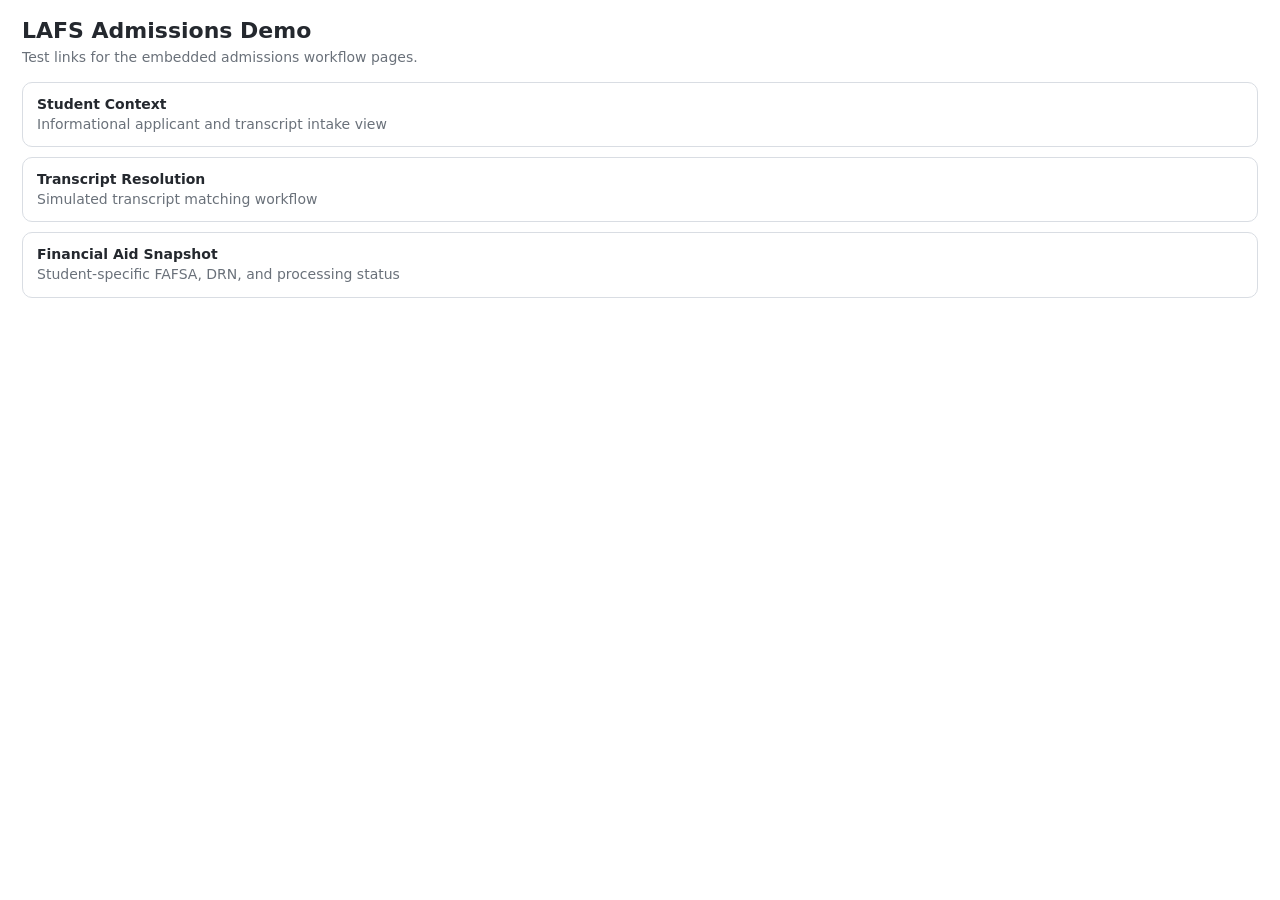
<file: index.html>
<!DOCTYPE html>
<html lang="en">
<head>
  <meta charset="UTF-8" />
  <meta name="viewport" content="width=device-width, initial-scale=1.0" />
  <title>LAFS Admissions Demo</title>
  <link rel="stylesheet" href="styles.css?v=financial1" />
</head>
<body>
  <main class="app">
    <header class="page-header">
      <h1>LAFS Admissions Demo</h1>
      <p>Test links for the embedded admissions workflow pages.</p>
    </header>
    <div class="index-list">
      <a class="index-link" href="student-context.html"><strong>Student Context</strong><br /><span class="subtle">Informational applicant and transcript intake view</span></a>
      <a class="index-link" href="transcript-resolution.html"><strong>Transcript Resolution</strong><br /><span class="subtle">Simulated transcript matching workflow</span></a>
      <a class="index-link" href="financial-aid.html"><strong>Financial Aid Snapshot</strong><br /><span class="subtle">Student-specific FAFSA, DRN, and processing status</span></a>
    </div>
  </main>
</body>
</html>
</file>
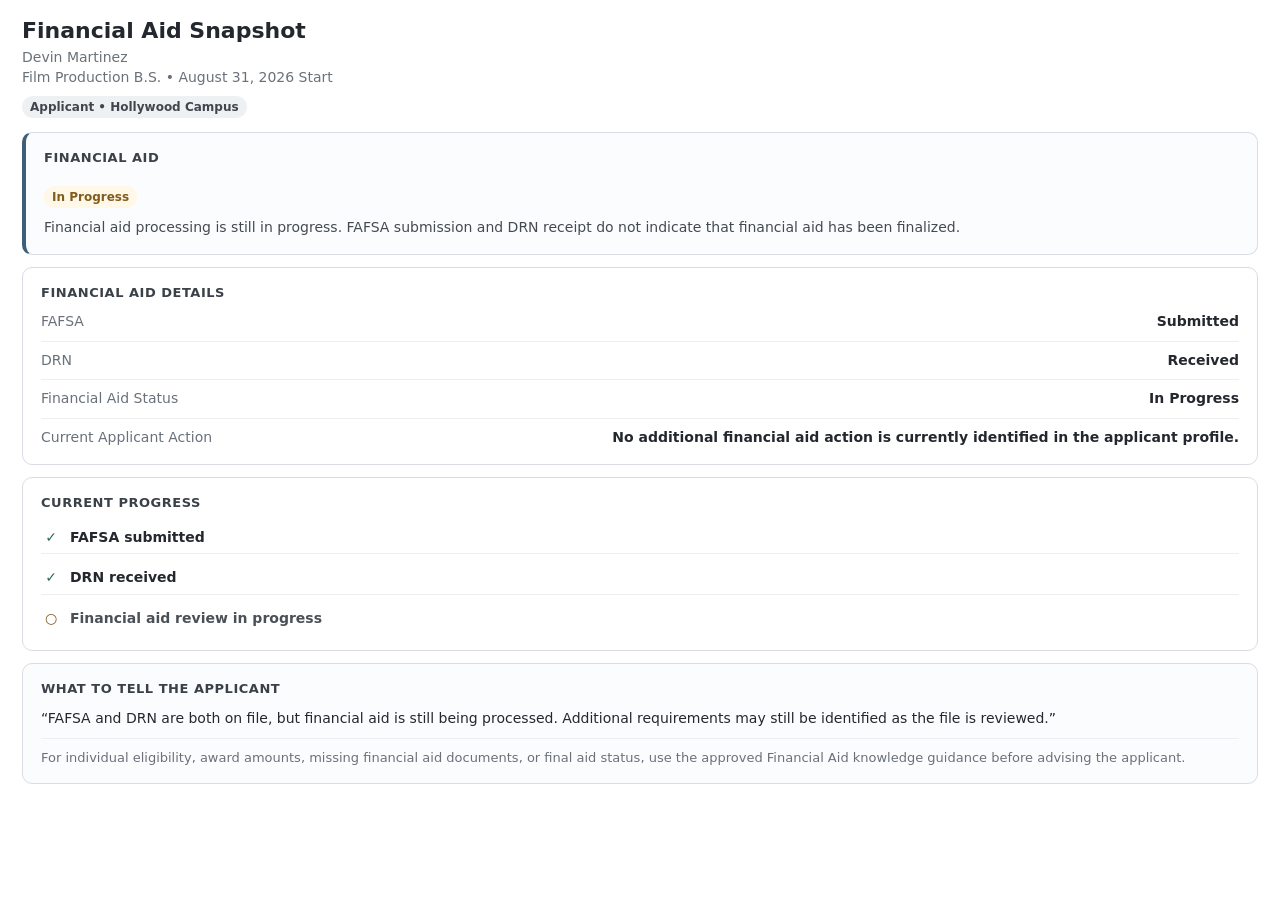
<file: financial-aid.html>
<!DOCTYPE html>
<html lang="en">
<head>
  <meta charset="UTF-8" />
  <meta name="viewport" content="width=device-width, initial-scale=1.0" />
  <title>LAFS Financial Aid Snapshot</title>
  <link rel="stylesheet" href="styles.css?v=financial1" />
</head>
<body>
  <main class="app">
    <header class="page-header">
      <h1>Financial Aid Snapshot</h1>
      <p>Devin Martinez</p>
      <p>Film Production B.S. • August 31, 2026 Start</p>
      <span class="badge">Applicant • Hollywood Campus</span>
    </header>

    <section class="card emphasis">
      <h2>Financial Aid</h2>
      <span class="badge warning">In Progress</span>
      <p class="status-copy">
        Financial aid processing is still in progress. FAFSA submission and DRN receipt do not indicate that financial aid has been finalized.
      </p>
    </section>

    <section class="card">
      <h2>Financial Aid Details</h2>
      <div class="status-list">
        <div class="status-row">
          <span>FAFSA</span>
          <span>Submitted</span>
        </div>
        <div class="status-row">
          <span>DRN</span>
          <span>Received</span>
        </div>
        <div class="status-row">
          <span>Financial Aid Status</span>
          <span>In Progress</span>
        </div>
        <div class="status-row">
          <span>Current Applicant Action</span>
          <span>No additional financial aid action is currently identified in the applicant profile.</span>
        </div>
      </div>
    </section>

    <section class="card">
      <h2>Current Progress</h2>
      <div class="progress-steps" aria-label="Financial aid processing progress">
        <div class="progress-step complete">
          <span class="progress-marker" aria-hidden="true">✓</span>
          <span>FAFSA submitted</span>
        </div>
        <div class="progress-step complete">
          <span class="progress-marker" aria-hidden="true">✓</span>
          <span>DRN received</span>
        </div>
        <div class="progress-step current">
          <span class="progress-marker" aria-hidden="true">○</span>
          <span>Financial aid review in progress</span>
        </div>
      </div>
    </section>

    <section class="card guidance-card">
      <h2>What to tell the applicant</h2>
      <p>
        “FAFSA and DRN are both on file, but financial aid is still being processed. Additional requirements may still be identified as the file is reviewed.”
      </p>
      <p class="guidance-note">
        For individual eligibility, award amounts, missing financial aid documents, or final aid status, use the approved Financial Aid knowledge guidance before advising the applicant.
      </p>
    </section>
  </main>
</body>
</html>
</file>
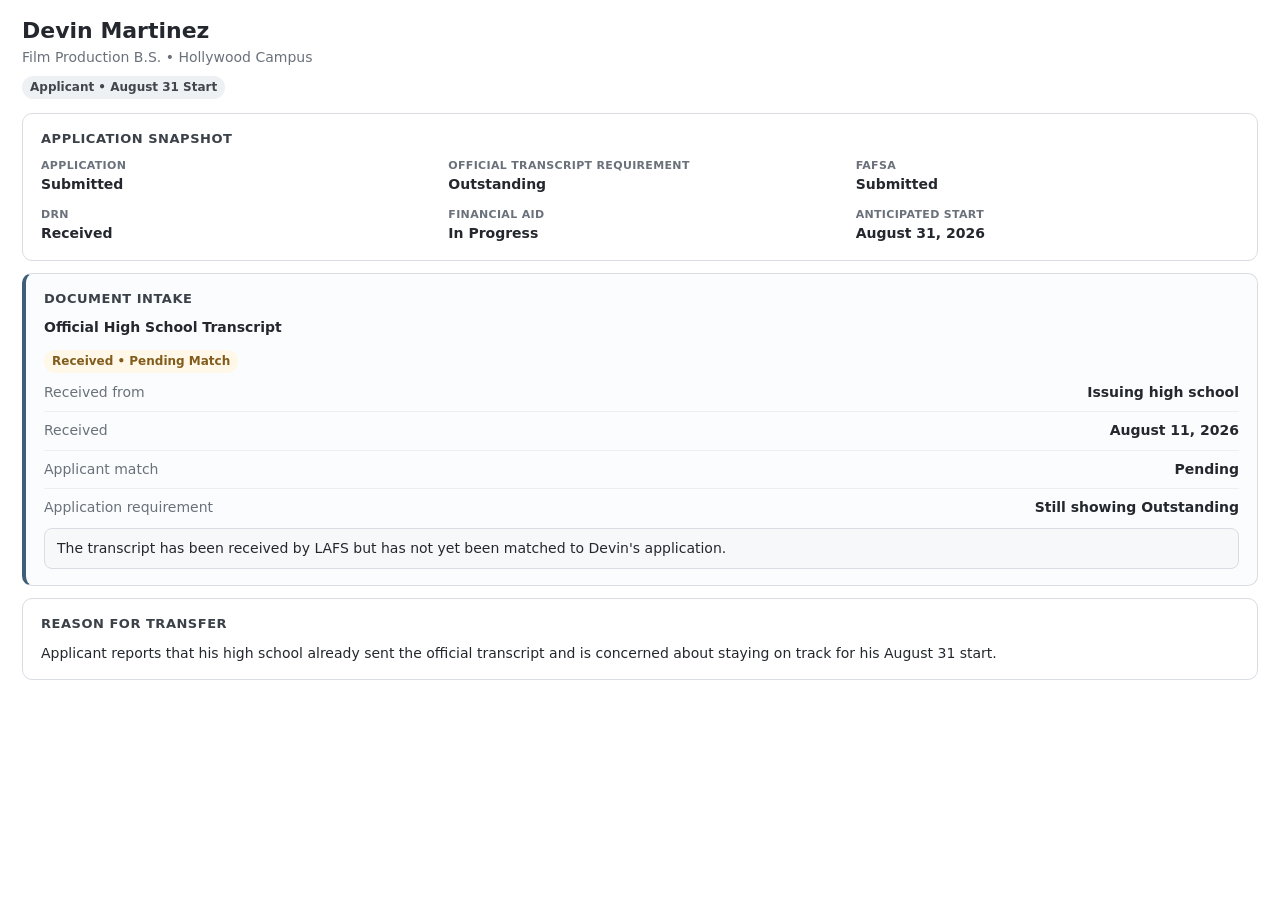
<file: student-context.html>
<!DOCTYPE html>
<html lang="en">
<head>
  <meta charset="UTF-8" />
  <meta name="viewport" content="width=device-width, initial-scale=1.0" />
  <title>LAFS Student Context</title>
  <link rel="stylesheet" href="styles.css?v=fullwidth1" />
</head>
<body>
  <main class="app">
    <header class="page-header">
      <h1>Devin Martinez</h1>
      <p>Film Production B.S. • Hollywood Campus</p>
      <span class="badge">Applicant • August 31 Start</span>
    </header>

    <section class="card">
      <h2>Application Snapshot</h2>
      <div class="grid">
        <div><span class="field-label">Application</span><span class="field-value">Submitted</span></div>
        <div><span class="field-label">Official Transcript Requirement</span><span class="field-value">Outstanding</span></div>
        <div><span class="field-label">FAFSA</span><span class="field-value">Submitted</span></div>
        <div><span class="field-label">DRN</span><span class="field-value">Received</span></div>
        <div><span class="field-label">Financial Aid</span><span class="field-value">In Progress</span></div>
        <div><span class="field-label">Anticipated Start</span><span class="field-value">August 31, 2026</span></div>
      </div>
    </section>

    <section class="card emphasis">
      <h2>Document Intake</h2>
      <h3>Official High School Transcript</h3>
      <span class="badge warning">Received • Pending Match</span>

      <div class="status-list" style="margin-top:10px">
        <div class="status-row"><span>Received from</span><span>Issuing high school</span></div>
        <div class="status-row"><span>Received</span><span>August 11, 2026</span></div>
        <div class="status-row"><span>Applicant match</span><span>Pending</span></div>
        <div class="status-row"><span>Application requirement</span><span>Still showing Outstanding</span></div>
      </div>

      <div class="note">The transcript has been received by LAFS but has not yet been matched to Devin's application.</div>
    </section>

    <section class="card">
      <h2>Reason for Transfer</h2>
      <p style="margin:0">Applicant reports that his high school already sent the official transcript and is concerned about staying on track for his August 31 start.</p>
    </section>
  </main>
</body>
</html>
</file>
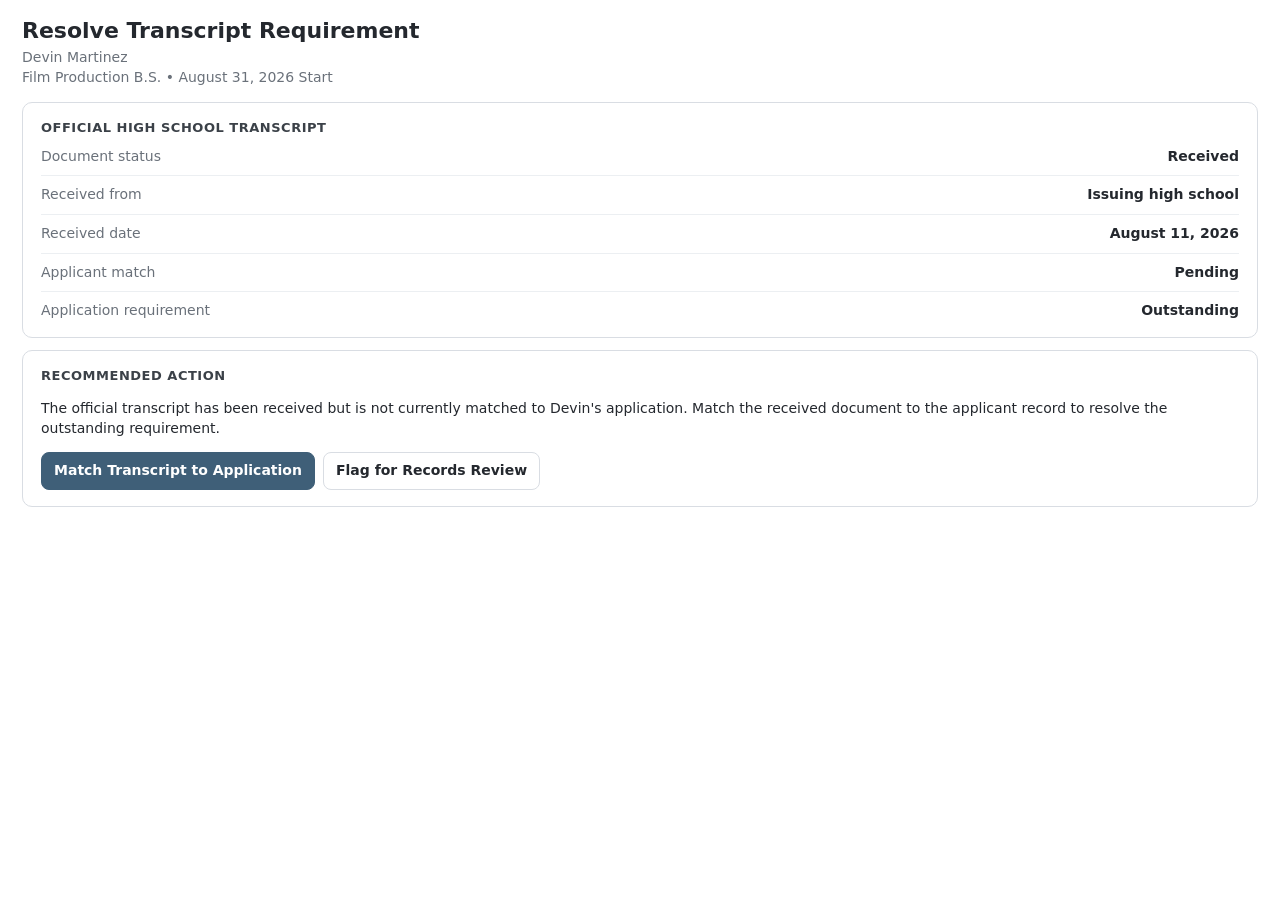
<file: transcript-resolution.html>
<!DOCTYPE html>
<html lang="en">
<head>
  <meta charset="UTF-8" />
  <meta name="viewport" content="width=device-width, initial-scale=1.0" />
  <title>LAFS Transcript Resolution</title>
  <link rel="stylesheet" href="styles.css?v=fullwidth1" />
</head>
<body>
  <main class="app">
    <header class="page-header">
      <h1>Resolve Transcript Requirement</h1>
      <p>Devin Martinez</p>
      <p>Film Production B.S. • August 31, 2026 Start</p>
    </header>

    <section class="card">
      <h2>Official High School Transcript</h2>
      <div class="status-list">
        <div class="status-row"><span>Document status</span><span id="documentStatus">Received</span></div>
        <div class="status-row"><span>Received from</span><span>Issuing high school</span></div>
        <div class="status-row"><span>Received date</span><span>August 11, 2026</span></div>
        <div class="status-row"><span>Applicant match</span><span id="matchStatus">Pending</span></div>
        <div class="status-row"><span>Application requirement</span><span id="requirementStatus">Outstanding</span></div>
      </div>
    </section>

    <section class="card">
      <h2>Recommended Action</h2>
      <p>The official transcript has been received but is not currently matched to Devin's application. Match the received document to the applicant record to resolve the outstanding requirement.</p>

      <div class="actions" id="actionButtons">
        <button class="primary" id="matchBtn">Match Transcript to Application</button>
        <button id="reviewBtn">Flag for Records Review</button>
      </div>

      <div class="progress" id="progressState">Matching transcript to applicant record...</div>

      <div class="inline-state success" id="successState">
        <strong>Transcript requirement resolved</strong><br />
        The official transcript has been matched to Devin Martinez's application. No additional transcript action is currently required from the applicant.
      </div>

      <div class="inline-state warning" id="reviewState">
        <strong>Sent for Records review</strong><br />
        Document matching requires additional review. Devin's transcript remains received and the application requirement remains outstanding until the review is completed.
      </div>

      <div class="next-step" id="nextStep">
        <span class="field-label">Next step</span>
        <div class="field-value">Continue the admissions review and monitor remaining financial aid requirements.</div>
        <div class="actions" style="margin-top:10px"><button id="doneBtn">Done</button></div>
        <div class="inline-state success" id="doneState">Update complete. You can return to the interaction.</div>
      </div>
    </section>
  </main>

  <script>
    const matchBtn = document.getElementById('matchBtn');
    const reviewBtn = document.getElementById('reviewBtn');
    const actionButtons = document.getElementById('actionButtons');
    const progressState = document.getElementById('progressState');
    const successState = document.getElementById('successState');
    const reviewState = document.getElementById('reviewState');
    const nextStep = document.getElementById('nextStep');
    const doneBtn = document.getElementById('doneBtn');
    const doneState = document.getElementById('doneState');

    function resetOutcome() {
      successState.classList.remove('show');
      reviewState.classList.remove('show');
      nextStep.classList.remove('show');
      doneState.classList.remove('show');
    }

    matchBtn.addEventListener('click', () => {
      resetOutcome();
      matchBtn.disabled = true;
      reviewBtn.disabled = true;
      progressState.classList.add('show');

      window.setTimeout(() => {
        progressState.classList.remove('show');
        document.getElementById('documentStatus').textContent = 'Received';
        document.getElementById('matchStatus').textContent = 'Matched';
        document.getElementById('requirementStatus').textContent = 'Complete';
        successState.classList.add('show');
        nextStep.classList.add('show');
        actionButtons.style.display = 'none';
      }, 700);
    });

    reviewBtn.addEventListener('click', () => {
      resetOutcome();
      reviewState.classList.add('show');
      matchBtn.disabled = true;
      reviewBtn.disabled = true;
    });

    doneBtn.addEventListener('click', () => {
      doneState.classList.add('show');
      doneBtn.disabled = true;
    });
  </script>
</body>
</html>
</file>
<file: styles.css>
:root {
  --bg: #ffffff;
  --panel: #f7f8fa;
  --line: #d9dde3;
  --text: #24282e;
  --muted: #6a717a;
  --accent: #3f5f78;
  --success: #2f6a4e;
  --success-bg: #edf7f1;
  --warning: #815c1c;
  --warning-bg: #fff8e8;
}

* {
  box-sizing: border-box;
}

html,
body {
  margin: 0 !important;
  padding: 0 !important;
  width: 100% !important;
  max-width: none !important;
  min-width: 0 !important;
  background: var(--bg);
  color: var(--text);
  font-family: Inter, ui-sans-serif, system-ui, -apple-system, BlinkMacSystemFont, "Segoe UI", sans-serif;
  font-size: 14px;
  line-height: 1.4;
  overflow-x: hidden;
}

body > * {
  max-width: none !important;
}

.app {
  width: 100% !important;
  max-width: none !important;
  min-width: 0 !important;
  margin: 0 !important;
  padding: 18px 22px !important;
}

.page-header,
.card,
.index-list,
.index-link {
  width: 100% !important;
  max-width: none !important;
}

.page-header {
  margin-bottom: 14px;
}

.page-header h1 {
  margin: 0 0 4px;
  font-size: 22px;
  line-height: 1.2;
  font-weight: 700;
}

.page-header p {
  margin: 0;
  color: var(--muted);
}

.subtle {
  color: var(--muted);
}

.badge {
  display: inline-flex;
  align-items: center;
  margin-top: 8px;
  padding: 3px 8px;
  border-radius: 999px;
  background: #eef1f4;
  color: #41464d;
  font-size: 12px;
  font-weight: 700;
  white-space: nowrap;
}

.badge.warning {
  background: var(--warning-bg);
  color: var(--warning);
}

.badge.success {
  background: var(--success-bg);
  color: var(--success);
}

.card {
  margin-bottom: 12px;
  padding: 16px 18px;
  border: 1px solid var(--line);
  border-radius: 10px;
  background: #fff;
}

.card.emphasis {
  border-left: 4px solid var(--accent);
  background: #fbfcfd;
}

.card h2 {
  margin: 0 0 10px;
  font-size: 13px;
  font-weight: 800;
  letter-spacing: .04em;
  text-transform: uppercase;
  color: #3b4148;
}

.card h3 {
  margin: 0 0 4px;
  font-size: 14px;
}

.grid {
  display: grid;
  grid-template-columns: repeat(3, minmax(0, 1fr));
  gap: 12px 24px;
  width: 100%;
}

.grid > div {
  min-width: 0;
}

.field-label {
  display: block;
  margin-bottom: 2px;
  color: var(--muted);
  font-size: 11px;
  font-weight: 600;
  letter-spacing: .03em;
  text-transform: uppercase;
}

.field-value {
  display: block;
  font-weight: 700;
  overflow-wrap: anywhere;
}

.status-list {
  display: grid;
  gap: 0;
  width: 100%;
}

.status-row {
  display: grid;
  grid-template-columns: minmax(170px, .7fr) minmax(0, 1.3fr);
  gap: 18px;
  align-items: start;
  padding: 9px 0;
  border-bottom: 1px solid #eceff2;
}

.status-row:first-child {
  padding-top: 0;
}

.status-row:last-child {
  padding-bottom: 0;
  border-bottom: 0;
}

.status-row span:first-child {
  color: var(--muted);
}

.status-row span:last-child {
  min-width: 0;
  text-align: right;
  font-weight: 700;
  overflow-wrap: anywhere;
}

.note {
  margin-top: 10px;
  padding: 10px 12px;
  border: 1px solid var(--line);
  border-radius: 8px;
  background: var(--panel);
}

.actions {
  display: flex;
  flex-wrap: wrap;
  gap: 8px;
}

button,
.link-button {
  min-height: 38px;
  padding: 8px 12px;
  border: 1px solid var(--line);
  border-radius: 8px;
  background: #fff;
  color: var(--text);
  font: inherit;
  font-weight: 700;
  cursor: pointer;
}

button.primary {
  border-color: var(--accent);
  background: var(--accent);
  color: #fff;
}

button:disabled {
  opacity: .55;
  cursor: default;
}

.inline-state {
  display: none;
  margin-top: 10px;
  padding: 10px 12px;
  border-radius: 8px;
}

.inline-state.show {
  display: block;
}

.inline-state.success {
  border: 1px solid #cfe3d7;
  background: var(--success-bg);
  color: #24543d;
}

.inline-state.warning {
  border: 1px solid #ecd9ab;
  background: var(--warning-bg);
  color: #735217;
}

.progress {
  display: none;
  margin-top: 10px;
  color: var(--muted);
  font-size: 13px;
}

.progress.show {
  display: block;
}

.next-step {
  display: none;
  margin-top: 10px;
  padding-top: 10px;
  border-top: 1px solid var(--line);
}

.next-step.show {
  display: block;
}

.index-list {
  display: grid;
  gap: 10px;
}

.index-link {
  display: block;
  padding: 12px 14px;
  border: 1px solid var(--line);
  border-radius: 10px;
  color: inherit;
  text-decoration: none;
}

.index-link:hover {
  background: var(--panel);
}

@media (max-width: 900px) {
  .grid {
    grid-template-columns: repeat(2, minmax(0, 1fr));
  }
}

@media (max-width: 520px) {
  .app {
    padding: 10px !important;
  }

  .page-header h1 {
    font-size: 19px;
  }

  .card {
    padding: 12px;
  }

  .grid {
    grid-template-columns: 1fr;
    gap: 8px;
  }

  .status-row {
    grid-template-columns: 1fr;
    gap: 3px;
  }

  .status-row span:last-child {
    text-align: left;
  }

  .actions {
    flex-direction: column;
  }

  button,
  .link-button {
    width: 100%;
  }
}

/* Financial Aid Snapshot additions */
.status-copy {
  margin: 10px 0 0;
  color: #444a51;
}

.progress-steps {
  display: grid;
  gap: 8px;
}

.progress-step {
  display: flex;
  align-items: center;
  gap: 9px;
  min-height: 30px;
  padding: 6px 0;
  border-bottom: 1px solid #eceff2;
}

.progress-step:last-child {
  border-bottom: 0;
}

.progress-marker {
  width: 20px;
  flex: 0 0 20px;
  text-align: center;
  font-weight: 800;
}

.progress-step.complete .progress-marker {
  color: var(--success);
}

.progress-step.current .progress-marker {
  color: var(--warning);
}

.progress-step.complete span:last-child {
  font-weight: 700;
}

.progress-step.current span:last-child {
  color: #4a5057;
  font-weight: 700;
}

.guidance-card {
  background: #fbfcfd;
}

.guidance-card p {
  margin: 0;
}

.guidance-note {
  margin-top: 10px !important;
  padding-top: 10px;
  border-top: 1px solid #eceff2;
  color: var(--muted);
  font-size: 13px;
}
</file>
